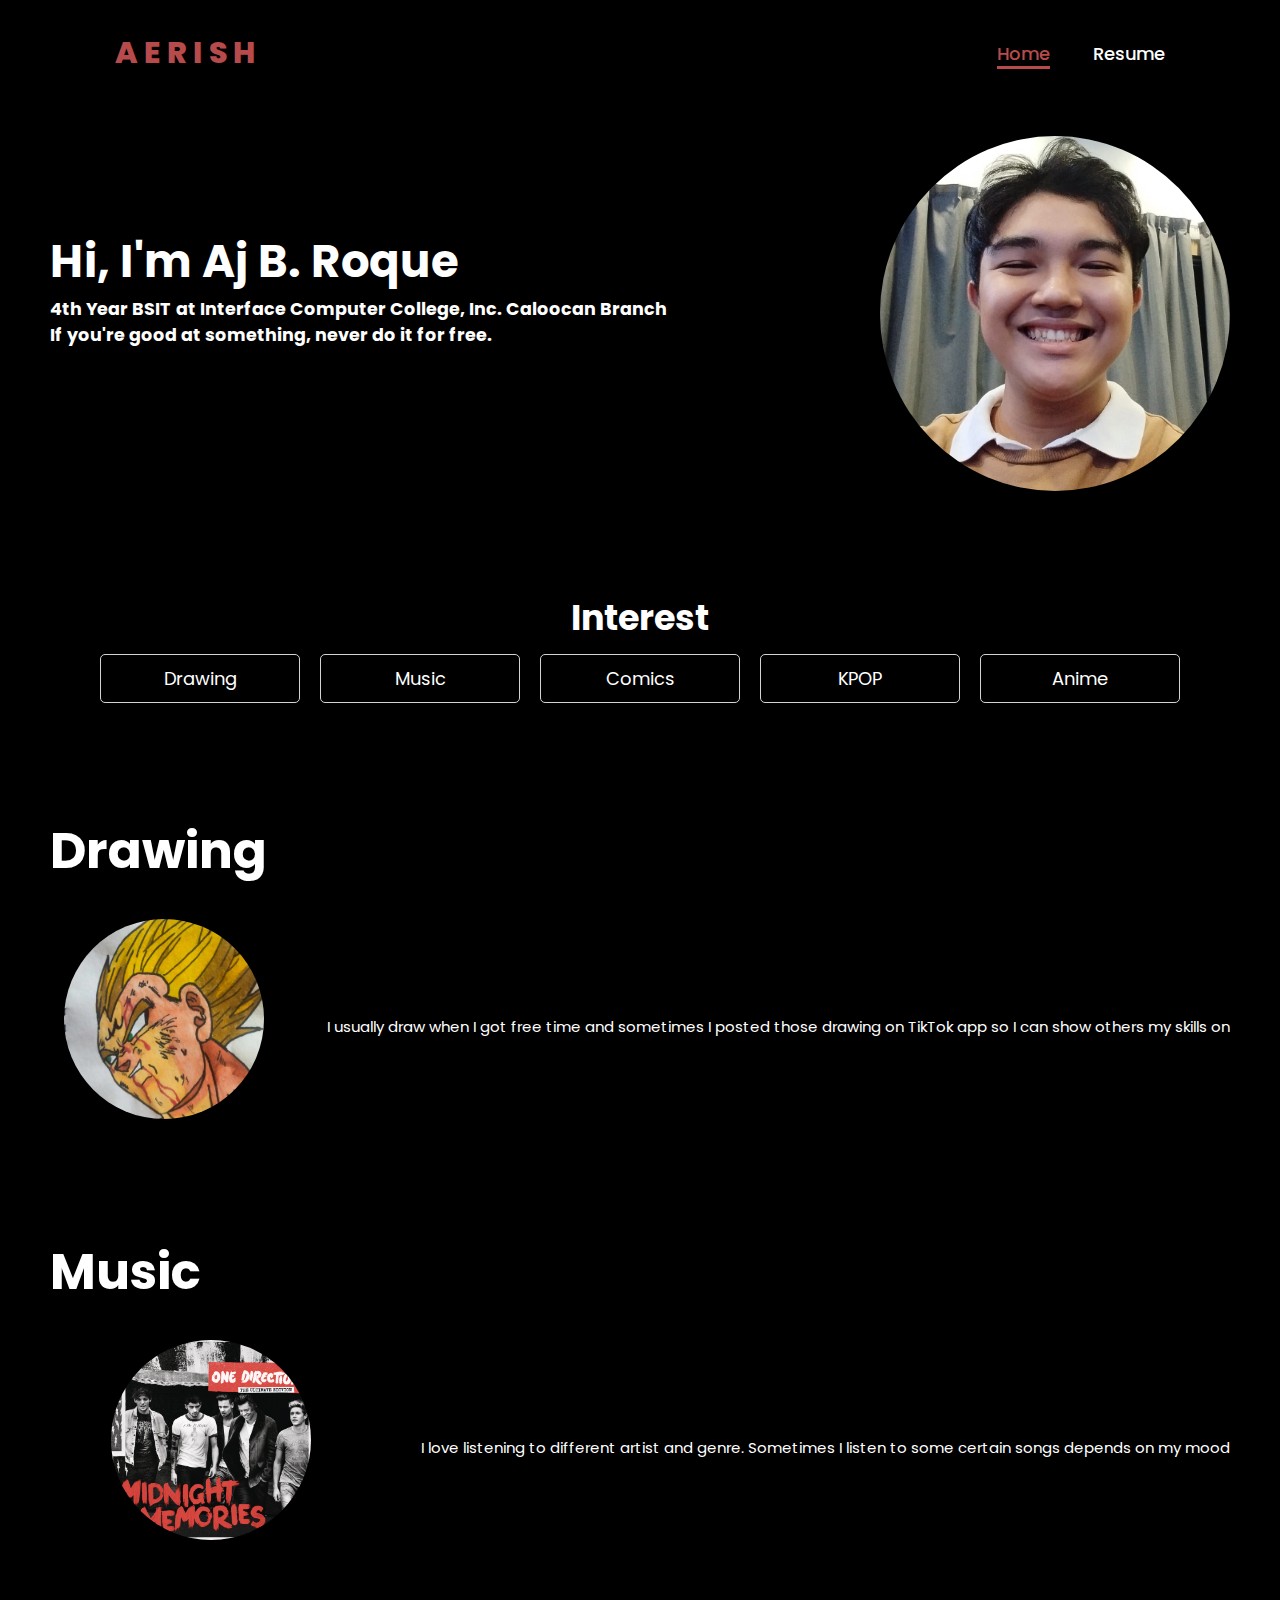
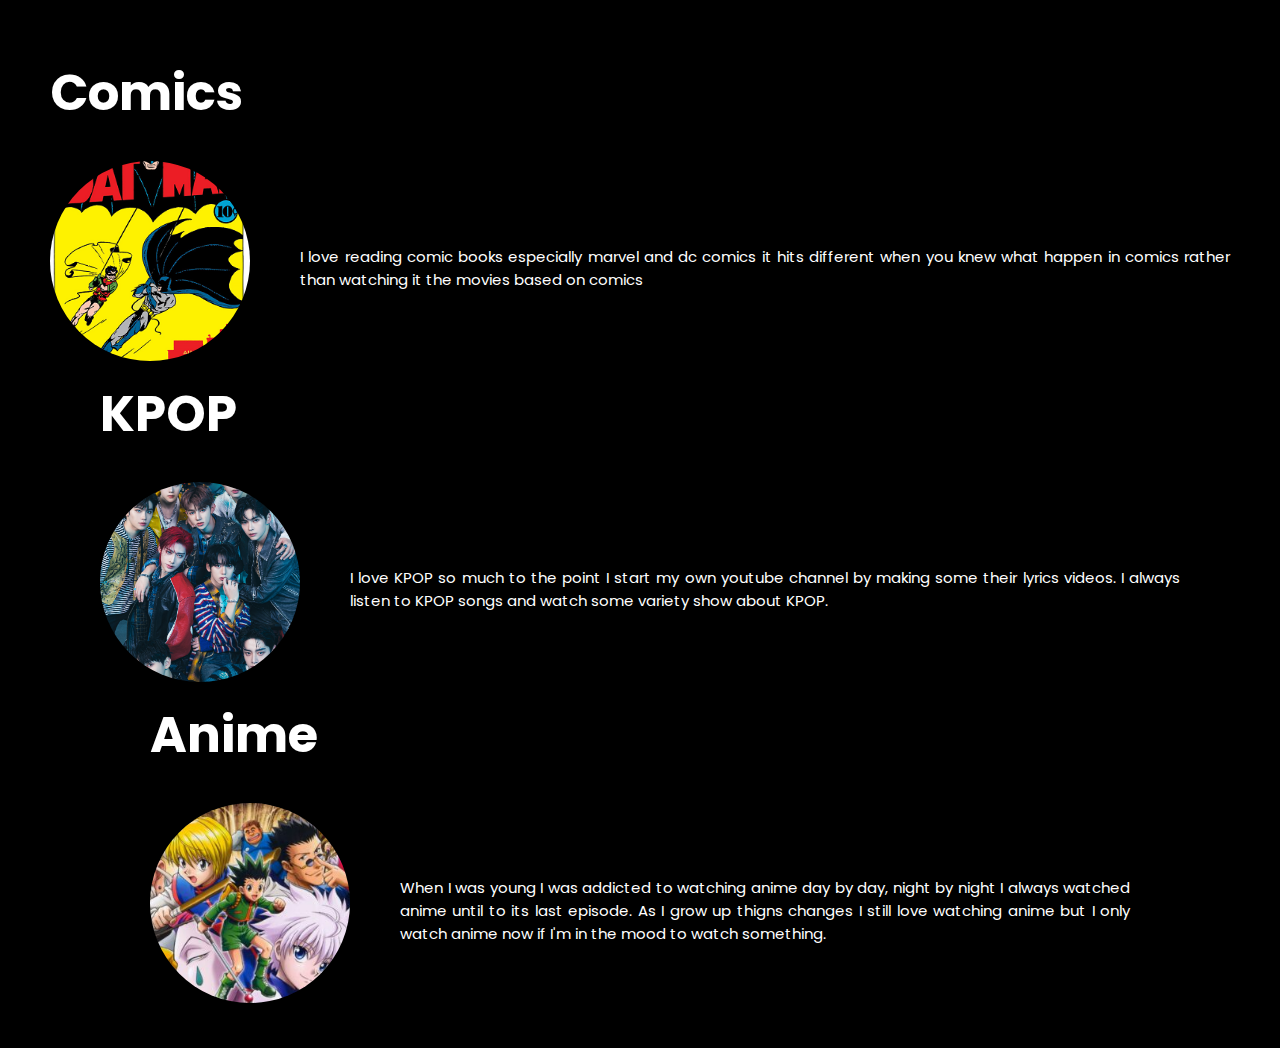
<file: ROQUE-protfolio/home.html>
<!DOCTYPE html>
<html lang="en">
<head>
  <meta charset="UTF-8">
  <meta http-equiv="X-UA-Compatible" content="IE=edge">
  <meta name="viewport" content="width=device-width, initial-scale=1.0">

  <link rel="preconnect" href="https://fonts.googleapis.com">
  <link rel="preconnect" href="https://fonts.gstatic.com" crossorigin>
  <link href="https://fonts.googleapis.com/css2?family=Poppins:wght@400;600&display=swap" rel="stylesheet">

  <link rel="stylesheet" href="https://cdnjs.cloudflare.com/ajax/libs/font-awesome/6.4.0/css/all.min.css" integrity="sha512-iecdLmaskl7CVkqkXNQ/ZH/XLlvWZOJyj7Yy7tcenmpD1ypASozpmT/E0iPtmFIB46ZmdtAc9eNBvH0H/ZpiBw==" crossorigin="anonymous" referrerpolicy="no-referrer" />

  <link rel="stylesheet" href="CSS/styles.css">

  <title>Portfolio</title>
</head>
<body>
  
  <header>
    <a href="#" class="logo">A E R I S H</a>
    <nav>
        <a href="home.html" class="active">Home</a>
        <a href="resume.html">Resume</a>
    </nav>
  </header>  

  <main>
   
    <section class="hero-section">
      <div class="text">
        <h2>Hi, I'm Aj B. Roque</h2>
        <h3>4th Year BSIT at Interface Computer College, Inc. Caloocan Branch</h3>
        <h3>If you're good at something, never do it for free.</h3>

        <div class="links">
          <a href="#skills">
            <i class=""></i>
            <span></span>
          </a>
          
          <a href="#testimony">
            <i class=""></i>
            <span></span>
          </a>
          
          <a href="#contact">
            <i class=""></i>
            <span></span>
          </a>
        </div>
      </div>

      <div class="headshot">
        <img src="img/aj.jpg" alt="image">
      </div>
    </section>

    <section id="skills" class="skills-section">
      <h2>Interest</h2>  
      </div>

      <div class="cells">
        <div class="cell">
          <span>Drawing</span>
        </div>
        
        <div class="cell">
          <span>Music</span>
        </div>
        
        <div class="cell">
          <span>Comics</span>
        </div>
        
        <div class="cell">
          <span>KPOP</span>
        </div>
        
        <div class="cell">
          <span>Anime</span>
        </div>
      </div>
    </section>

    <section id="testimony" class="testimony-section">
      <h2>Drawing</h2>

      <div class="group">
        <div class="person-details">
          <img src="img/DRAW.jpg">
        </div>

        <div class="text">
          I usually draw when I got free time and sometimes I posted those drawing on TikTok app so I can show others my skills on
        </div>
      </div>
    </section>

    <section id="testimony" class="testimony-section">
      <h2>Music</h2>

      <div class="group">
        <div class="person-details">
          <img src="img/1D.jpg">
        </div>

        <div class="text">
          I love listening to different artist and genre. Sometimes I listen to some certain songs depends on my mood</div>
      </div>
    </section>

    <section id="testimony" class="testimony-section">
      <h2>Comics</h2>

      <div class="group">
        <div class="person-details">
          <img src="img/BATS.png">
        </div>

        <div class="text">
          I love reading comic books especially marvel and dc comics it hits different when you knew what happen in comics rather than watching it the movies based on comics</div>
      </div>

      <section id="testimony" class="testimony-section">
        <h2>KPOP</h2>
  
        <div class="group">
          <div class="person-details">
            <img src="img/ZB1.jpeg">
          </div>
  
          <div class="text">
            I love KPOP so much to the point I start my own youtube channel by making some their lyrics videos. I always listen to KPOP songs and watch some variety show about KPOP.</div>
        </div>

        <section id="testimony" class="testimony-section">
          <h2>Anime</h2>
    
          <div class="group">
            <div class="person-details">
              <img src="img/HXH.jpg">
            </div>
    
            <div class="text">
              When I was young I was addicted to watching anime day by day, night by night I always watched anime until to its last episode. As I grow up thigns changes I still love watching anime but I only watch anime now if I'm in the mood to watch something.</div>
          </div>

    <section id="contact" class="contact-section">
      <h2></h2>

      <div class="group">
        <div class="text">
        </div>
      </div>
      <footer></footer>
    </section>
  </main>
</body>
</html>
</file>
<file: ROQUE-protfolio/CSS/styles.css>
@import url('https://fonts.googleapis.com/css2?family=Inter:wght@200;300;400;500;600;700&display=swap');
*{
    margin: 0;
    padding: 0;
    box-sizing: border-box;
    text-decoration: none;
    border: none;
    outline: none;
    font-family: 'Poppins', sans-serif;
}

html {
	font-size: 62.5%;
}

body{
    width: 100%;
    height: 100vh;
    overflow-x: hidden;
    background-color: black;
    color: white;
}
header{
    margin-top: 20px;
    position: relative;
    top: 0;
    left: 0;
    width: 100%;
    padding: 1rem 9%;
    background-color: transparent;
    filter: drop-shadow(10px);
    display: flex;
    justify-content: space-between;
    align-items: center;
    z-index: 100;
}
.logo{
    font-size: 3rem;
    color: #b74b4b;
    font-weight: 800;
    cursor: pointer;
    transition: 0.5s ease;
}
.logo:hover{
    transform: scale(1.1);
}

nav a{
    font-size: 1.8rem;
    color: white;
    margin-left: 4rem;
    font-weight: 500;
    transition: 0.3s ease;
    border-bottom: 3px solid transparent;
}
nav a:hover,
nav a.active{
    color: #b74b4b;
    border-bottom: 3px solid #b74b4b;
}
@media(max-width:995px){
    nav{
        position: absolute;
        display: none;
        top: 0;
        right: 0;
        width: 40%;
        border-left: 3px solid #b74b4b;
        border-bottom: 3px solid #b74b4b;
        border-bottom-left-radius: 2rem;
        padding: 1rem solid;
        background-color: #161616;
        border-top: 0.1rem solid rgba(0,0,0,0.1);
    }
    nav.active{
        display: block;
    }
    nav a{
        display: block;
        font-size: 2rem;
        margin: 3rem 0;
    }
    nav a:hover,
    nav a.active{
        padding: 1rem;
        border-radius: 0.5rem;
        border-bottom: 0.5rem solid #b74b4b;
    }
}

.hero-section {
  display: flex;
  justify-content: space-between;
  align-items: center;
  padding: 0 50px;
  margin: 50px 0;
  margin-bottom: 100px;
  gap: 40px;
}

.hero-section .text {
  flex: 5;
  font-size: 150%;
}

.hero-section .text h2 {
  font-size: 45px;
}

.hero-section .text .links {
  margin-top: 25px;
}

.hero-section .text .links a {
  display: inline-block;
  padding: 5px 10px;
  border: 2px solid var(--link-color);
  border-radius: 5px;
  margin-right: 10px;
  margin-bottom: 10px;
  transition: .1s;
}

.hero-section .text .links a:hover {
  color: var(--text-color);
  border: 2px solid var(--text-color);
}

.hero-section .headshot {
  flex: 2;
  display: flex;
  justify-content: right;
}

.hero-section .headshot img {
  width: 350px;
  border-radius: 50%;
}

.skills-section {
  padding: 0 50px;
  margin-bottom: 100px;
}

.skills-section h2 {
  text-align: center;
  font-size: 35px;
}

.skills-section .text {
  text-align: center;
  margin-bottom: 20px;
}

.skills-section .cells {
  display: flex;
  justify-content: center;
  flex-wrap: wrap;
}

.skills-section .cells .cell {
  display: flex;
  justify-content: center;
  align-items: center;
  gap: 10px;

  width: 200px;
  padding: 10px 20px;
  margin: 10px;
  border: 1.5px solid #d3d3d3;
  border-radius: 5px;
}

.skills-section .cells .cell img {
  width: 30px;
  height: 30px;
  object-fit: contain;
  border-radius: 2px;
}

.skills-section .cells .cell span {
  font-size: 18px;
}

.testimony-section {
  padding: 0 50px;
  margin-bottom: 100px;
}

.testimony-section h2 {
  font-size: 50px;
  margin-bottom: 30px;
}

.testimony-section .group {
  display: flex;
  align-items: center;
  gap: 50px;
}

.testimony-section .group .person-details {
  text-align: center;
  flex: 2;
}

.testimony-section .group .person-details img {
  width: 200px;
  aspect-ratio: 1 / 1;
  object-fit: cover;
  border-radius: 50%;
  margin-bottom: 10px;
}

.testimony-section .group .person-details p {
  font-weight: 600;
}

.testimony-section .group .person-details p:last-child {
  font-weight: normal;
}

.testimony-section .group .text {
  font-size: 150%;
  text-align: justify;
}
</file>
